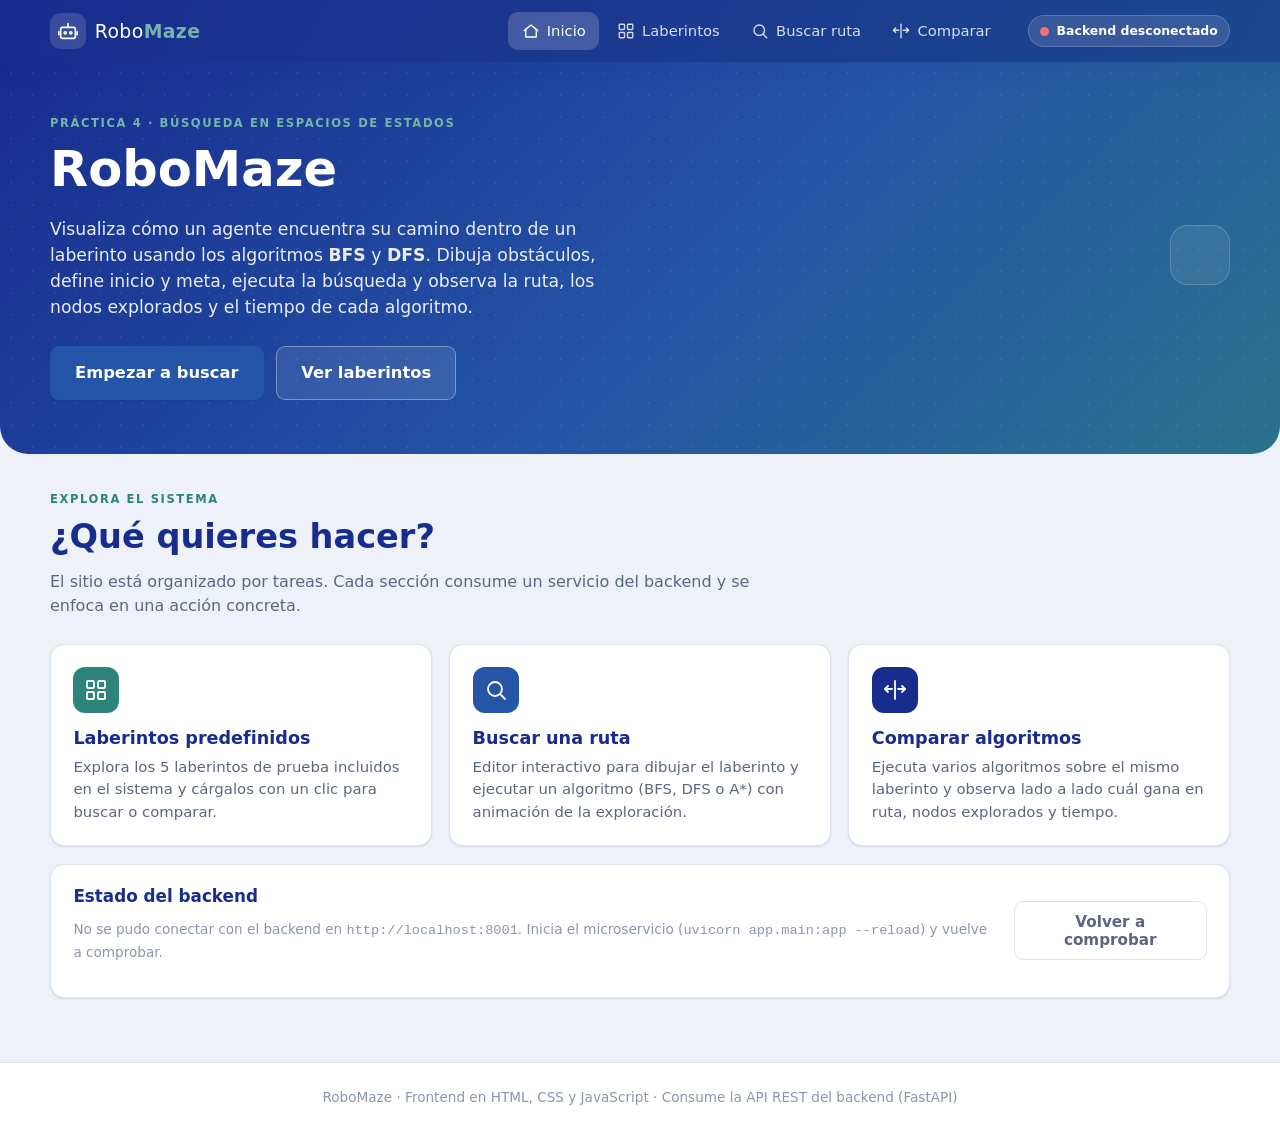
<file: frontend/index.html>
<!DOCTYPE html>
<html lang="es">
<head>
  <meta charset="UTF-8" />
  <meta name="viewport" content="width=device-width, initial-scale=1.0" />
  <title>RoboMaze · Búsqueda de rutas en laberintos</title>
  <link rel="stylesheet" href="css/styles.css" />
</head>
<body>
  <header id="app-header"></header>

  <main>
    <!-- Héroe -->
    <section class="hero">
      <div class="container hero-inner">
        <div>
          <span class="eyebrow" style="color: var(--azul-costanero-300)">Práctica 4 · Búsqueda en espacios de estados</span>
          <h1>RoboMaze</h1>
          <p>
            Visualiza cómo un agente encuentra su camino dentro de un laberinto
            usando los algoritmos <strong>BFS</strong> y <strong>DFS</strong>. Dibuja
            obstáculos, define inicio y meta, ejecuta la búsqueda y observa la ruta,
            los nodos explorados y el tiempo de cada algoritmo.
          </p>
          <div class="hero-actions">
            <a class="btn btn-primary btn-lg" href="buscar.html">Empezar a buscar</a>
            <a class="btn btn-ghost btn-lg" href="laberintos.html">Ver laberintos</a>
          </div>
        </div>
        <div class="hero-art" id="hero-art" aria-hidden="true"></div>
      </div>
    </section>

    <!-- Tarjetas de navegación -->
    <section class="container page">
      <div class="page-head">
        <span class="eyebrow">Explora el sistema</span>
        <h1>¿Qué quieres hacer?</h1>
        <p>El sitio está organizado por tareas. Cada sección consume un servicio
          del backend y se enfoca en una acción concreta.</p>
      </div>

      <div class="feature-grid">
        <a class="feature-card" href="laberintos.html">
          <div class="feature-ic c2">
            <svg width="24" height="24" viewBox="0 0 24 24" fill="none" stroke="currentColor" stroke-width="1.8" stroke-linecap="round" stroke-linejoin="round"><rect x="3" y="3" width="7" height="7" rx="1"/><rect x="14" y="3" width="7" height="7" rx="1"/><rect x="3" y="14" width="7" height="7" rx="1"/><rect x="14" y="14" width="7" height="7" rx="1"/></svg>
          </div>
          <h3>Laberintos predefinidos</h3>
          <p>Explora los 5 laberintos de prueba incluidos en el sistema y cárgalos
            con un clic para buscar o comparar.</p>
        </a>

        <a class="feature-card" href="buscar.html">
          <div class="feature-ic c1">
            <svg width="24" height="24" viewBox="0 0 24 24" fill="none" stroke="currentColor" stroke-width="1.8" stroke-linecap="round" stroke-linejoin="round"><circle cx="11" cy="11" r="7"/><path d="m21 21-4.3-4.3"/></svg>
          </div>
          <h3>Buscar una ruta</h3>
          <p>Editor interactivo para dibujar el laberinto y ejecutar un algoritmo
            (BFS, DFS o A*) con animación de la exploración.</p>
        </a>

        <a class="feature-card" href="comparar.html">
          <div class="feature-ic c3">
            <svg width="24" height="24" viewBox="0 0 24 24" fill="none" stroke="currentColor" stroke-width="1.8" stroke-linecap="round" stroke-linejoin="round"><path d="M12 3v18"/><path d="M5 8 2 11l3 3"/><path d="m19 8 3 3-3 3"/><path d="M2 11h7"/><path d="M15 11h7"/></svg>
          </div>
          <h3>Comparar algoritmos</h3>
          <p>Ejecuta varios algoritmos sobre el mismo laberinto y observa lado a lado
            cuál gana en ruta, nodos explorados y tiempo.</p>
        </a>
      </div>

      <!-- Estado del backend -->
      <div class="card card-pad mt-2" id="backend-info">
        <div class="row-between">
          <div>
            <h2 class="card-title" style="margin-bottom:0.3rem">Estado del backend</h2>
            <p class="muted" id="backend-detail">Comprobando conexión con el microservicio…</p>
          </div>
          <button class="btn btn-ghost" id="recheck-btn">Volver a comprobar</button>
        </div>
      </div>
    </section>
  </main>

  <footer class="app-footer">
    RoboMaze · Frontend en HTML, CSS y JavaScript · Consume la API REST del backend (FastAPI)
  </footer>

  <script src="js/config.js"></script>
  <script src="js/api.js"></script>
  <script src="js/storage.js"></script>
  <script src="js/ui.js"></script>
  <script src="js/home.js"></script>
</body>
</html>
</file>
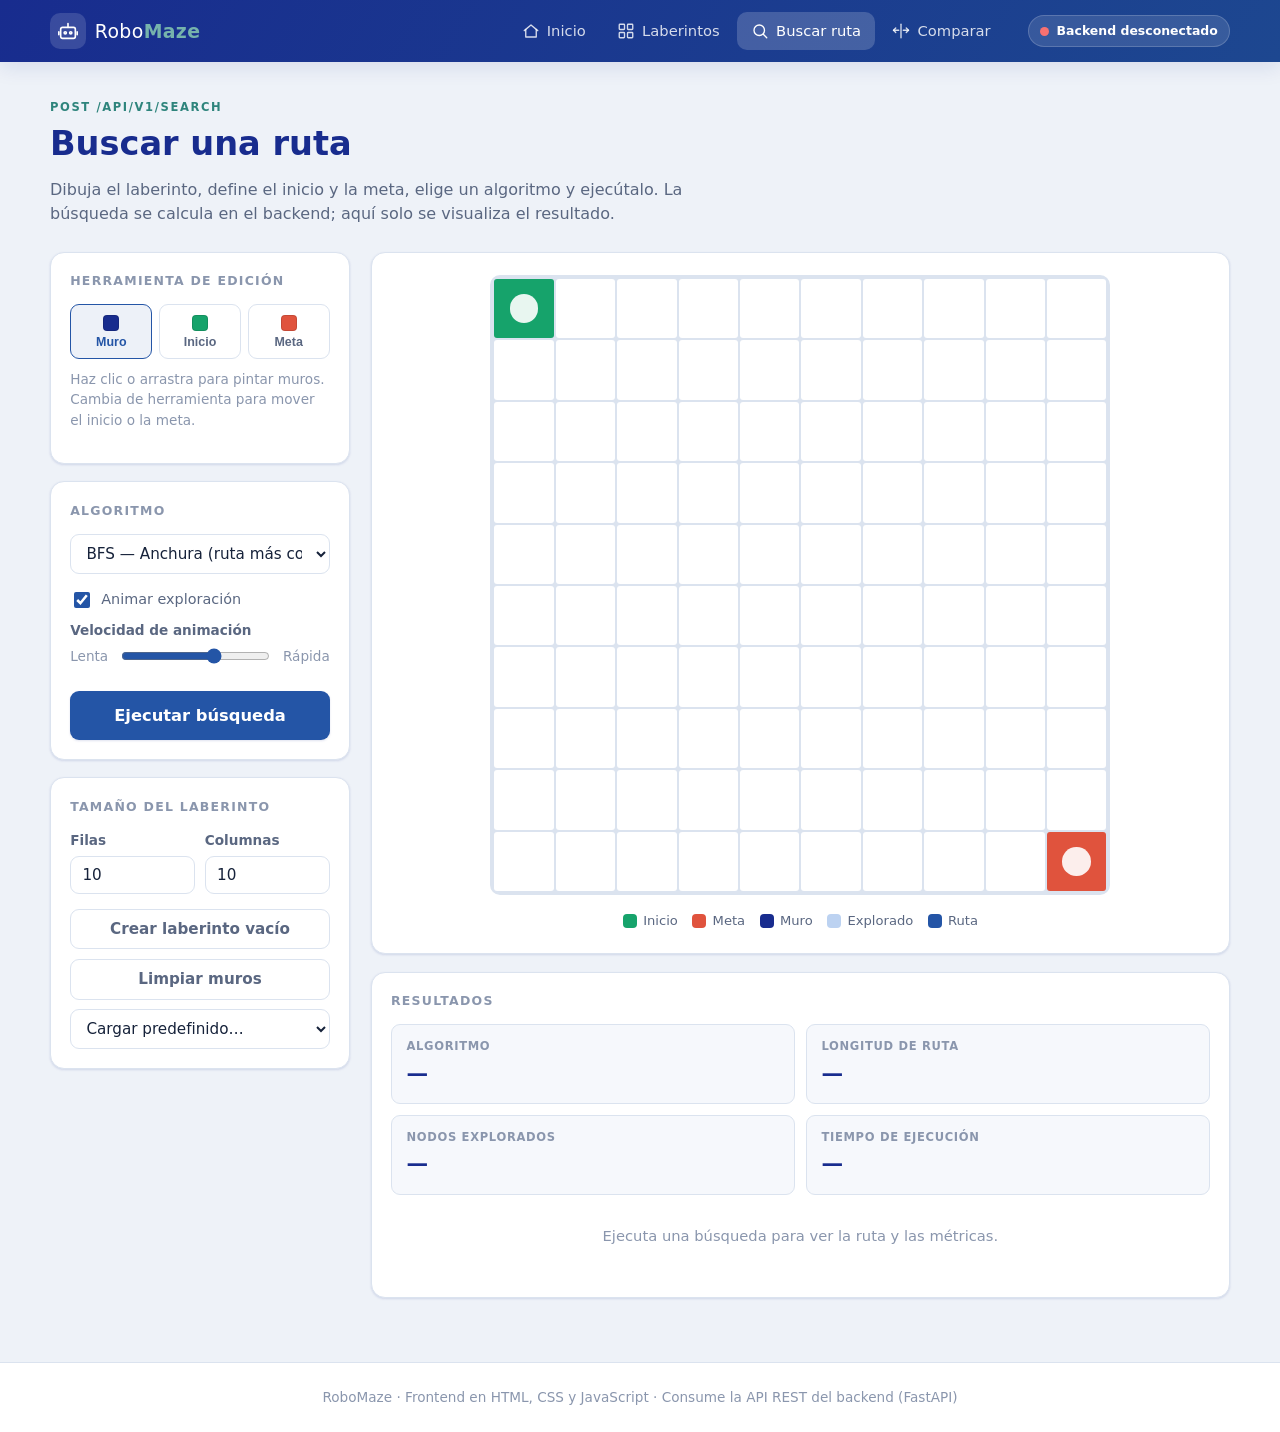
<file: frontend/buscar.html>
<!DOCTYPE html>
<html lang="es">
<head>
  <meta charset="UTF-8" />
  <meta name="viewport" content="width=device-width, initial-scale=1.0" />
  <title>Buscar ruta · RoboMaze</title>
  <link rel="stylesheet" href="css/styles.css" />
</head>
<body>
  <header id="app-header"></header>

  <main class="container page">
    <div class="page-head">
      <span class="eyebrow">POST /api/v1/search</span>
      <h1>Buscar una ruta</h1>
      <p>Dibuja el laberinto, define el inicio y la meta, elige un algoritmo y ejecútalo.
        La búsqueda se calcula en el backend; aquí solo se visualiza el resultado.</p>
    </div>

    <div class="workbench">
      <!-- Columna de controles -->
      <div>
        <div class="panel">
          <p class="panel-title">Herramienta de edición</p>
          <div class="tool-group" id="tool-group">
            <button class="tool-btn active" data-tool="wall">
              <span class="swatch sw-wall"></span>Muro
            </button>
            <button class="tool-btn" data-tool="start">
              <span class="swatch sw-start"></span>Inicio
            </button>
            <button class="tool-btn" data-tool="goal">
              <span class="swatch sw-goal"></span>Meta
            </button>
          </div>
          <p class="muted mt-1">Haz clic o arrastra para pintar muros. Cambia de herramienta
            para mover el inicio o la meta.</p>
        </div>

        <div class="panel">
          <p class="panel-title">Algoritmo</p>
          <div class="field">
            <select id="algorithm">
              <option value="bfs">BFS — Anchura (ruta más corta)</option>
              <option value="dfs">DFS — Profundidad</option>
              <option value="astar">A* — Heurística (opcional)</option>
            </select>
          </div>
          <div class="checkbox-row mt-1">
            <input type="checkbox" id="animate" checked />
            <label for="animate" style="margin:0">Animar exploración</label>
          </div>
          <div class="field mt-1">
            <label for="speed">Velocidad de animación</label>
            <div class="range-row">
              <span class="muted">Lenta</span>
              <input type="range" id="speed" min="4" max="60" value="40" />
              <span class="muted">Rápida</span>
            </div>
          </div>
          <button class="btn btn-primary btn-block btn-lg mt-1" id="run-btn">Ejecutar búsqueda</button>
        </div>

        <div class="panel">
          <p class="panel-title">Tamaño del laberinto</p>
          <div class="field-row">
            <div class="field" style="flex:1">
              <label for="rows-input">Filas</label>
              <input type="number" id="rows-input" min="2" max="40" value="10" />
            </div>
            <div class="field" style="flex:1">
              <label for="cols-input">Columnas</label>
              <input type="number" id="cols-input" min="2" max="40" value="10" />
            </div>
          </div>
          <button class="btn btn-ghost btn-block" id="resize-btn">Crear laberinto vacío</button>
          <div class="flex-wrap mt-1">
            <button class="btn btn-ghost" id="clear-btn" style="flex:1">Limpiar muros</button>
          </div>
          <div class="flex-wrap mt-1">
            <select id="preset-select" style="flex:1">
              <option value="">Cargar predefinido…</option>
            </select>
          </div>
        </div>
      </div>

      <!-- Escenario + resultados -->
      <div>
        <div class="stage">
          <div id="maze" style="width:100%; margin:0 auto"></div>
          <div class="legend">
            <span><i class="lg-start"></i>Inicio</span>
            <span><i class="lg-goal"></i>Meta</span>
            <span><i class="lg-wall"></i>Muro</span>
            <span><i class="lg-visited"></i>Explorado</span>
            <span><i class="lg-path"></i>Ruta</span>
          </div>
        </div>

        <div class="panel mt-2">
          <p class="panel-title">Resultados</p>
          <div id="result-banner"></div>
          <div class="stats-grid" id="stats">
            <div class="stat"><div class="stat-label">Algoritmo</div><div class="stat-value" id="st-algo">—</div></div>
            <div class="stat"><div class="stat-label">Longitud de ruta</div><div class="stat-value" id="st-len">—</div></div>
            <div class="stat"><div class="stat-label">Nodos explorados</div><div class="stat-value" id="st-nodes">—</div></div>
            <div class="stat"><div class="stat-label">Tiempo de ejecución</div><div class="stat-value" id="st-time">—</div></div>
          </div>
          <p class="placeholder" id="result-placeholder">
            Ejecuta una búsqueda para ver la ruta y las métricas.
          </p>
        </div>
      </div>
    </div>
  </main>

  <footer class="app-footer">
    RoboMaze · Frontend en HTML, CSS y JavaScript · Consume la API REST del backend (FastAPI)
  </footer>

  <script src="js/config.js"></script>
  <script src="js/api.js"></script>
  <script src="js/storage.js"></script>
  <script src="js/ui.js"></script>
  <script src="js/maze-grid.js"></script>
  <script src="js/buscar.js"></script>
</body>
</html>
</file>
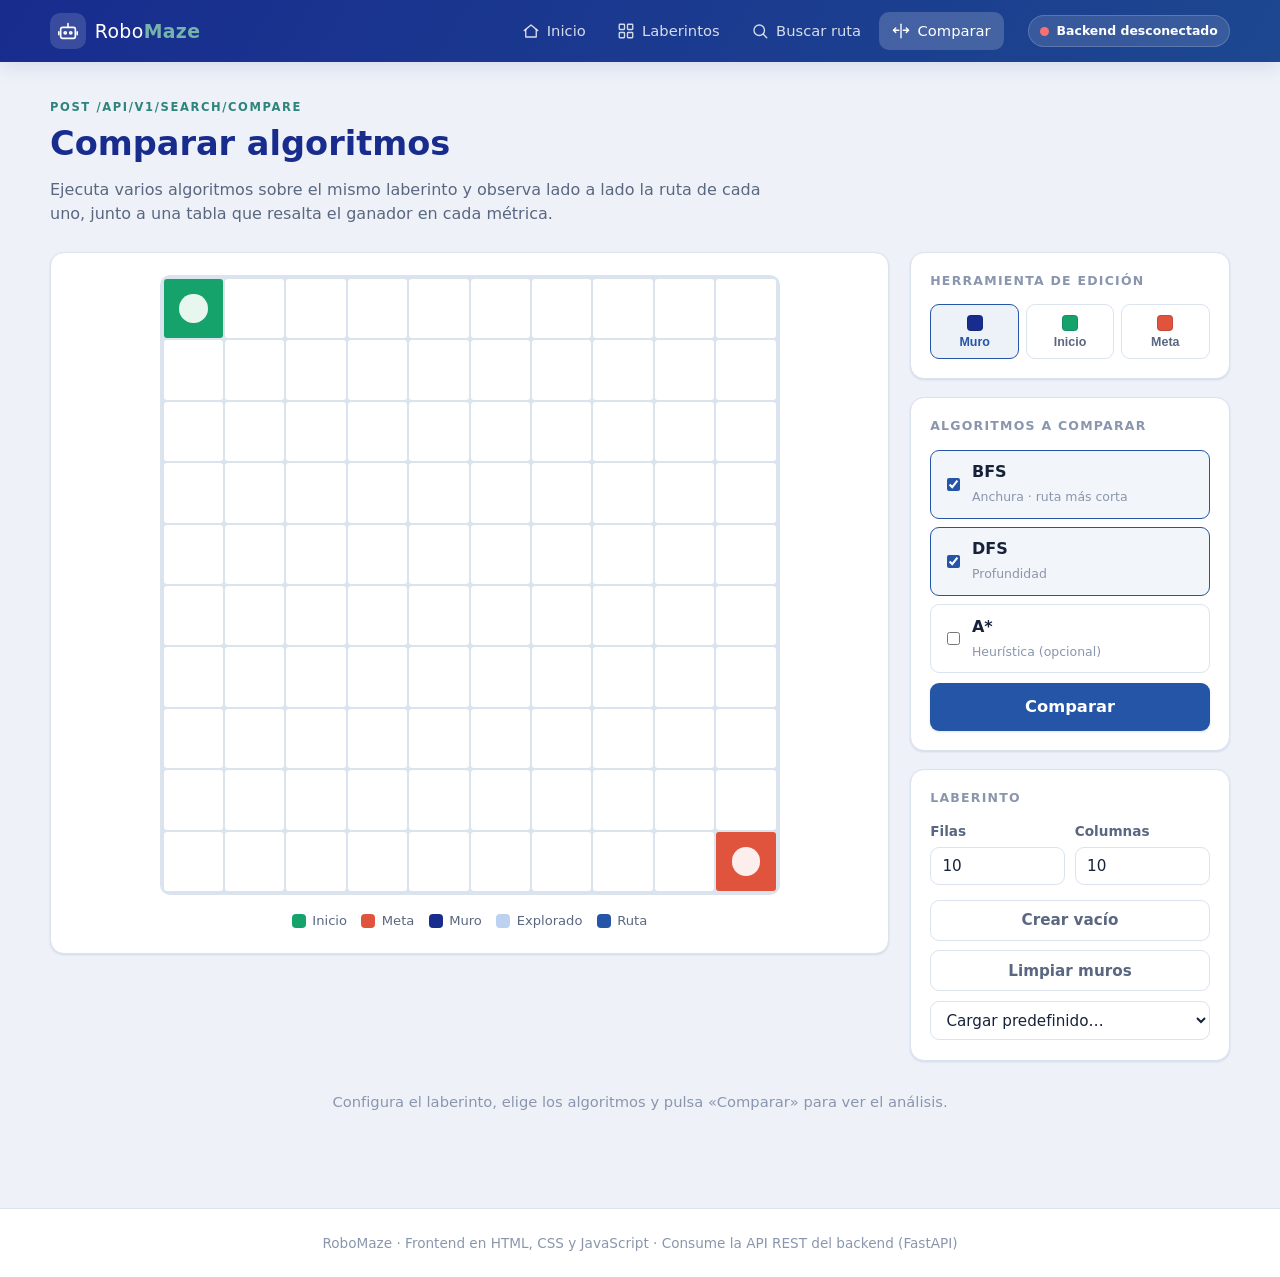
<file: frontend/comparar.html>
<!DOCTYPE html>
<html lang="es">
<head>
  <meta charset="UTF-8" />
  <meta name="viewport" content="width=device-width, initial-scale=1.0" />
  <title>Comparar algoritmos · RoboMaze</title>
  <link rel="stylesheet" href="css/styles.css" />
</head>
<body>
  <header id="app-header"></header>

  <main class="container page">
    <div class="page-head">
      <span class="eyebrow">POST /api/v1/search/compare</span>
      <h1>Comparar algoritmos</h1>
      <p>Ejecuta varios algoritmos sobre el mismo laberinto y observa lado a lado la ruta
        de cada uno, junto a una tabla que resalta el ganador en cada métrica.</p>
    </div>

    <div class="workbench right">
      <!-- Editor -->
      <div>
        <div class="stage">
          <div id="maze" style="width:100%; margin:0 auto"></div>
          <div class="legend">
            <span><i class="lg-start"></i>Inicio</span>
            <span><i class="lg-goal"></i>Meta</span>
            <span><i class="lg-wall"></i>Muro</span>
            <span><i class="lg-visited"></i>Explorado</span>
            <span><i class="lg-path"></i>Ruta</span>
          </div>
        </div>
      </div>

      <!-- Controles -->
      <div>
        <div class="panel">
          <p class="panel-title">Herramienta de edición</p>
          <div class="tool-group" id="tool-group">
            <button class="tool-btn active" data-tool="wall"><span class="swatch sw-wall"></span>Muro</button>
            <button class="tool-btn" data-tool="start"><span class="swatch sw-start"></span>Inicio</button>
            <button class="tool-btn" data-tool="goal"><span class="swatch sw-goal"></span>Meta</button>
          </div>
        </div>

        <div class="panel">
          <p class="panel-title">Algoritmos a comparar</p>
          <div class="algo-options" id="algo-options">
            <label class="algo-chip checked">
              <input type="checkbox" value="bfs" checked />
              <span><span class="algo-name">BFS</span><br><span class="algo-desc">Anchura · ruta más corta</span></span>
            </label>
            <label class="algo-chip checked">
              <input type="checkbox" value="dfs" checked />
              <span><span class="algo-name">DFS</span><br><span class="algo-desc">Profundidad</span></span>
            </label>
            <label class="algo-chip">
              <input type="checkbox" value="astar" />
              <span><span class="algo-name">A*</span><br><span class="algo-desc">Heurística (opcional)</span></span>
            </label>
          </div>
          <button class="btn btn-primary btn-block btn-lg mt-1" id="run-btn">Comparar</button>
        </div>

        <div class="panel">
          <p class="panel-title">Laberinto</p>
          <div class="field-row">
            <div class="field" style="flex:1">
              <label for="rows-input">Filas</label>
              <input type="number" id="rows-input" min="2" max="40" value="10" />
            </div>
            <div class="field" style="flex:1">
              <label for="cols-input">Columnas</label>
              <input type="number" id="cols-input" min="2" max="40" value="10" />
            </div>
          </div>
          <button class="btn btn-ghost btn-block" id="resize-btn">Crear vacío</button>
          <div class="flex-wrap mt-1">
            <button class="btn btn-ghost" id="clear-btn" style="flex:1">Limpiar muros</button>
          </div>
          <div class="flex-wrap mt-1">
            <select id="preset-select" style="flex:1">
              <option value="">Cargar predefinido…</option>
            </select>
          </div>
        </div>
      </div>
    </div>

    <!-- Resultados de comparación -->
    <section id="compare-results" class="mt-2 hidden">
      <div class="page-head" style="margin-top:1.5rem">
        <h1 style="font-size:1.3rem">Resultado de la comparación</h1>
      </div>

      <div class="card card-pad" style="margin-bottom:1.3rem">
        <div class="table-wrap">
          <table class="compare-table" id="summary-table"></table>
        </div>
      </div>

      <div class="compare-boards" id="boards"></div>
    </section>

    <p class="placeholder" id="compare-placeholder">
      Configura el laberinto, elige los algoritmos y pulsa «Comparar» para ver el análisis.
    </p>
  </main>

  <footer class="app-footer">
    RoboMaze · Frontend en HTML, CSS y JavaScript · Consume la API REST del backend (FastAPI)
  </footer>

  <script src="js/config.js"></script>
  <script src="js/api.js"></script>
  <script src="js/storage.js"></script>
  <script src="js/ui.js"></script>
  <script src="js/maze-grid.js"></script>
  <script src="js/comparar.js"></script>
</body>
</html>
</file>
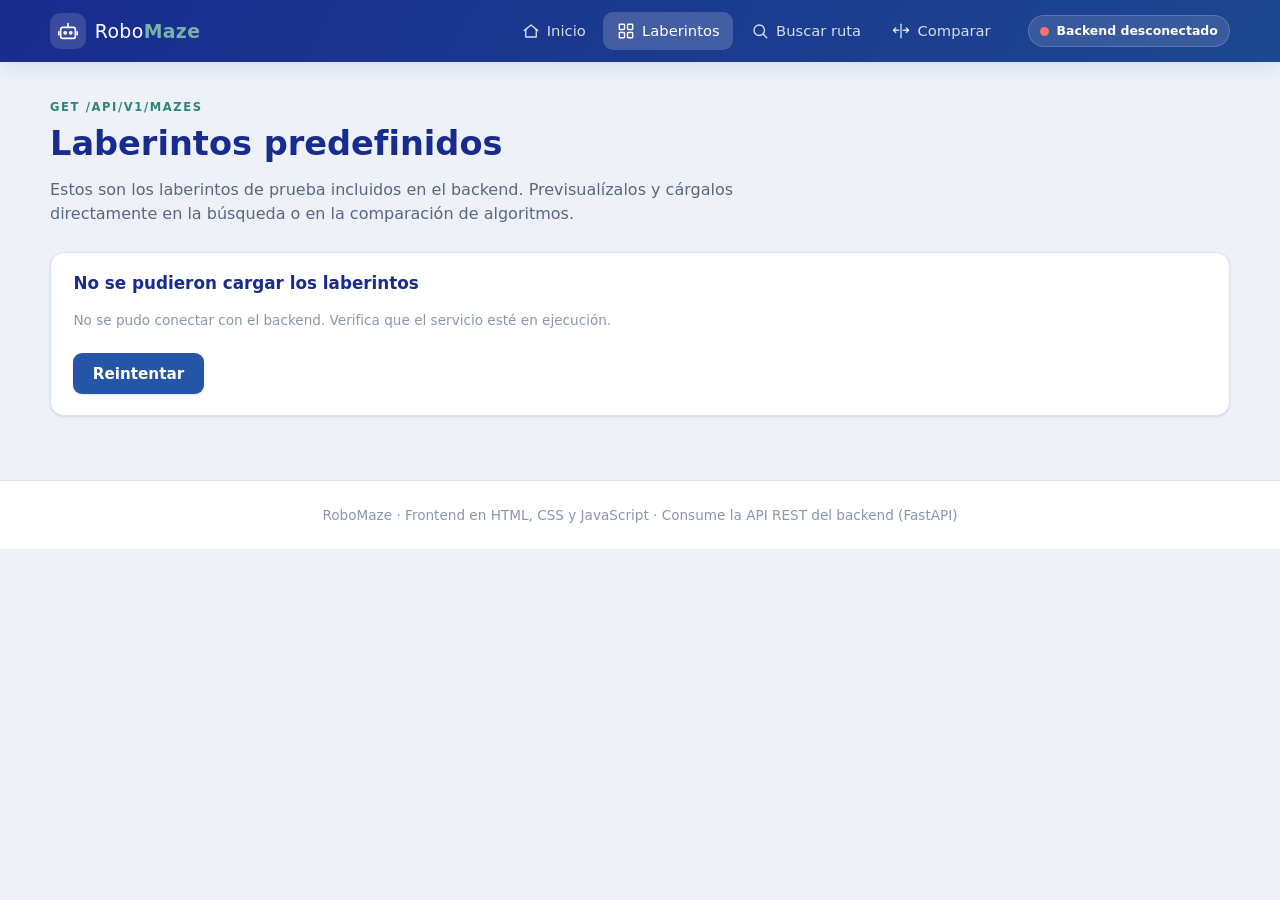
<file: frontend/laberintos.html>
<!DOCTYPE html>
<html lang="es">
<head>
  <meta charset="UTF-8" />
  <meta name="viewport" content="width=device-width, initial-scale=1.0" />
  <title>Laberintos predefinidos · RoboMaze</title>
  <link rel="stylesheet" href="css/styles.css" />
</head>
<body>
  <header id="app-header"></header>

  <main class="container page">
    <div class="page-head">
      <span class="eyebrow">GET /api/v1/mazes</span>
      <h1>Laberintos predefinidos</h1>
      <p>Estos son los laberintos de prueba incluidos en el backend. Previsualízalos y
        cárgalos directamente en la búsqueda o en la comparación de algoritmos.</p>
    </div>

    <div id="gallery-status" class="loading-row">
      <span class="spinner"></span>
      <span>Cargando laberintos desde el backend…</span>
    </div>

    <div id="gallery" class="maze-gallery hidden"></div>

    <div id="gallery-error" class="card card-pad hidden">
      <h2 class="card-title">No se pudieron cargar los laberintos</h2>
      <p class="muted" id="gallery-error-msg"></p>
      <button class="btn btn-primary mt-1" id="retry-btn">Reintentar</button>
    </div>
  </main>

  <footer class="app-footer">
    RoboMaze · Frontend en HTML, CSS y JavaScript · Consume la API REST del backend (FastAPI)
  </footer>

  <script src="js/config.js"></script>
  <script src="js/api.js"></script>
  <script src="js/storage.js"></script>
  <script src="js/ui.js"></script>
  <script src="js/maze-grid.js"></script>
  <script src="js/laberintos.js"></script>
</body>
</html>
</file>
<file: frontend/css/styles.css>
/* ==========================================================================
   RoboMaze — Hoja de estilos global
   Paleta de marca:
     Azul Imperial  (#2455A6)  → acción principal, ruta solución
     Azul Costanero (#2E847C)  → acento secundario, inicio
     Azul Índigo    (#182C8E)  → chrome oscuro (cabecera/héroe), muros
   Colores funcionales (legibilidad/UX) añadidos sobre la marca:
     meta (ámbar/rojo) y visitados (azul claro) para distinguir estados.
   ========================================================================== */

:root {
  --azul-imperial: #2455a6;
  --azul-imperial-600: #1d4790;
  --azul-imperial-300: #6f95cf;
  --azul-costanero: #2e847c;
  --azul-costanero-300: #76b3ac;
  --azul-indigo: #182c8e;
  --azul-indigo-900: #122073;

  --start: #16a36b;
  --goal: #e0533d;
  --visited: #bcd2f1;
  --path: var(--azul-imperial);

  --bg: #eef2f8;
  --surface: #ffffff;
  --surface-2: #f6f8fc;
  --border: #dbe3ef;
  --text: #16223a;
  --text-soft: #5a6781;
  --text-faint: #8a96ad;

  --radius: 14px;
  --radius-sm: 9px;
  --shadow-sm: 0 1px 2px rgba(24, 44, 142, 0.06), 0 1px 3px rgba(24, 44, 142, 0.08);
  --shadow-md: 0 6px 20px rgba(24, 44, 142, 0.1);
  --shadow-lg: 0 18px 50px rgba(24, 44, 142, 0.18);

  --font: "Segoe UI", system-ui, -apple-system, Roboto, Helvetica, Arial, sans-serif;
}

* {
  box-sizing: border-box;
}

html {
  scroll-behavior: smooth;
}

body {
  margin: 0;
  font-family: var(--font);
  color: var(--text);
  background: var(--bg);
  line-height: 1.5;
  -webkit-font-smoothing: antialiased;
}

h1, h2, h3 {
  line-height: 1.2;
  margin: 0 0 0.4em;
}

a {
  color: var(--azul-imperial);
  text-decoration: none;
}

.icon {
  flex: none;
}

/* ----------------------------- Layout base ------------------------------ */
.container {
  width: min(1180px, 100% - 2.5rem);
  margin-inline: auto;
}

.page {
  padding: 2rem 0 4rem;
}

.page-head {
  margin-bottom: 1.6rem;
}

.page-head h1 {
  font-size: clamp(1.5rem, 1rem + 2vw, 2.1rem);
  color: var(--azul-indigo);
}

.page-head p {
  color: var(--text-soft);
  max-width: 70ch;
  margin: 0;
}

.eyebrow {
  display: inline-block;
  font-size: 0.72rem;
  font-weight: 700;
  letter-spacing: 0.14em;
  text-transform: uppercase;
  color: var(--azul-costanero);
  margin-bottom: 0.5rem;
}

/* ----------------------------- Navbar ----------------------------------- */
#app-header {
  position: sticky;
  top: 0;
  z-index: 50;
  background: var(--azul-indigo);
  background: linear-gradient(120deg, var(--azul-indigo) 0%, var(--azul-imperial-600) 100%);
  box-shadow: var(--shadow-md);
}

.nav-inner {
  width: min(1180px, 100% - 2.5rem);
  margin-inline: auto;
  display: flex;
  align-items: center;
  gap: 1rem;
  min-height: 62px;
}

.brand {
  display: flex;
  align-items: center;
  gap: 0.55rem;
  color: #fff;
  font-size: 1.18rem;
  letter-spacing: 0.02em;
}

.brand-mark {
  display: grid;
  place-items: center;
  width: 36px;
  height: 36px;
  border-radius: 10px;
  background: rgba(255, 255, 255, 0.14);
  color: #fff;
}

.brand-text strong {
  color: var(--azul-costanero-300);
}

.nav-links {
  display: flex;
  gap: 0.25rem;
  margin-left: auto;
}

.nav-link {
  display: flex;
  align-items: center;
  gap: 0.45rem;
  padding: 0.5rem 0.85rem;
  border-radius: 10px;
  color: rgba(255, 255, 255, 0.82);
  font-size: 0.92rem;
  font-weight: 500;
  transition: background 0.15s, color 0.15s;
}

.nav-link:hover {
  background: rgba(255, 255, 255, 0.12);
  color: #fff;
}

.nav-link.active {
  background: rgba(255, 255, 255, 0.18);
  color: #fff;
}

.nav-status {
  margin-left: 0.5rem;
}

.conn-badge {
  display: inline-flex;
  align-items: center;
  gap: 0.45rem;
  padding: 0.35rem 0.7rem;
  border-radius: 999px;
  font-size: 0.78rem;
  font-weight: 600;
  cursor: pointer;
  user-select: none;
  background: rgba(255, 255, 255, 0.12);
  color: #fff;
  border: 1px solid rgba(255, 255, 255, 0.18);
}

.conn-dot {
  width: 9px;
  height: 9px;
  border-radius: 50%;
  background: #f5c451;
  box-shadow: 0 0 0 0 rgba(245, 196, 81, 0.6);
}

.conn-online .conn-dot {
  background: #4ade80;
  animation: pulse 2s infinite;
}

.conn-offline .conn-dot {
  background: #f87171;
}

.conn-checking .conn-dot {
  background: #f5c451;
  animation: pulse 1s infinite;
}

@keyframes pulse {
  0% { box-shadow: 0 0 0 0 rgba(74, 222, 128, 0.5); }
  70% { box-shadow: 0 0 0 7px rgba(74, 222, 128, 0); }
  100% { box-shadow: 0 0 0 0 rgba(74, 222, 128, 0); }
}

/* ----------------------------- Botones ---------------------------------- */
.btn {
  display: inline-flex;
  align-items: center;
  justify-content: center;
  gap: 0.5rem;
  padding: 0.65rem 1.15rem;
  border-radius: var(--radius-sm);
  border: 1px solid transparent;
  font-family: inherit;
  font-size: 0.95rem;
  font-weight: 600;
  cursor: pointer;
  transition: transform 0.08s, background 0.15s, box-shadow 0.15s, border-color 0.15s;
  background: var(--surface-2);
  color: var(--text);
}

.btn:active {
  transform: translateY(1px);
}

.btn:disabled {
  opacity: 0.55;
  cursor: not-allowed;
}

.btn-primary {
  background: var(--azul-imperial);
  color: #fff;
  box-shadow: var(--shadow-sm);
}

.btn-primary:hover:not(:disabled) {
  background: var(--azul-imperial-600);
}

.btn-secondary {
  background: var(--azul-costanero);
  color: #fff;
}

.btn-secondary:hover:not(:disabled) {
  filter: brightness(0.95);
}

.btn-ghost {
  background: var(--surface);
  border-color: var(--border);
  color: var(--text-soft);
}

.btn-ghost:hover:not(:disabled) {
  border-color: var(--azul-imperial-300);
  color: var(--azul-imperial);
}

.btn-lg {
  padding: 0.85rem 1.5rem;
  font-size: 1.02rem;
}

.btn-block {
  width: 100%;
}

/* ----------------------------- Tarjetas --------------------------------- */
.card {
  background: var(--surface);
  border: 1px solid var(--border);
  border-radius: var(--radius);
  box-shadow: var(--shadow-sm);
}

.card-pad {
  padding: 1.3rem 1.4rem;
}

.card-title {
  font-size: 1.05rem;
  color: var(--azul-indigo);
  display: flex;
  align-items: center;
  gap: 0.5rem;
  margin: 0 0 1rem;
}

/* ----------------------------- Hero (inicio) ---------------------------- */
.hero {
  background: linear-gradient(135deg, var(--azul-indigo) 0%, var(--azul-imperial) 55%, var(--azul-costanero) 130%);
  color: #fff;
  border-radius: 0 0 28px 28px;
  padding: 3rem 0 3.4rem;
  position: relative;
  overflow: hidden;
}

.hero::after {
  content: "";
  position: absolute;
  inset: 0;
  background-image: radial-gradient(rgba(255, 255, 255, 0.12) 1px, transparent 1px);
  background-size: 22px 22px;
  opacity: 0.5;
  pointer-events: none;
}

.hero-inner {
  position: relative;
  z-index: 1;
  display: grid;
  grid-template-columns: 1.1fr 0.9fr;
  gap: 2.5rem;
  align-items: center;
}

.hero h1 {
  font-size: clamp(2rem, 1.2rem + 3vw, 3.1rem);
  margin-bottom: 0.6rem;
}

.hero p {
  font-size: 1.08rem;
  color: rgba(255, 255, 255, 0.9);
  max-width: 52ch;
}

.hero-actions {
  display: flex;
  gap: 0.8rem;
  flex-wrap: wrap;
  margin-top: 1.6rem;
}

.hero .btn-ghost {
  background: rgba(255, 255, 255, 0.1);
  border-color: rgba(255, 255, 255, 0.35);
  color: #fff;
}

.hero .btn-ghost:hover {
  background: rgba(255, 255, 255, 0.2);
  color: #fff;
}

/* Mini-laberinto decorativo del héroe */
.hero-art {
  display: grid;
  grid-template-columns: repeat(6, 1fr);
  gap: 6px;
  background: rgba(255, 255, 255, 0.08);
  border: 1px solid rgba(255, 255, 255, 0.18);
  border-radius: 18px;
  padding: 14px;
  aspect-ratio: 1;
  max-width: 320px;
  margin-left: auto;
}

.hero-art span {
  border-radius: 6px;
  background: rgba(255, 255, 255, 0.12);
}

.hero-art span.w { background: rgba(18, 32, 115, 0.65); }
.hero-art span.s { background: var(--start); }
.hero-art span.g { background: var(--goal); }
.hero-art span.p { background: #fff; }

/* ----------------------------- Grid de navegación (inicio) -------------- */
.feature-grid {
  display: grid;
  grid-template-columns: repeat(auto-fit, minmax(240px, 1fr));
  gap: 1.1rem;
}

.feature-card {
  display: block;
  background: var(--surface);
  border: 1px solid var(--border);
  border-radius: var(--radius);
  padding: 1.4rem;
  box-shadow: var(--shadow-sm);
  transition: transform 0.12s, box-shadow 0.15s, border-color 0.15s;
}

.feature-card:hover {
  transform: translateY(-3px);
  box-shadow: var(--shadow-md);
  border-color: var(--azul-imperial-300);
}

.feature-ic {
  display: grid;
  place-items: center;
  width: 46px;
  height: 46px;
  border-radius: 12px;
  margin-bottom: 0.9rem;
  color: #fff;
}

.feature-ic.c1 { background: var(--azul-imperial); }
.feature-ic.c2 { background: var(--azul-costanero); }
.feature-ic.c3 { background: var(--azul-indigo); }

.feature-card h3 {
  color: var(--azul-indigo);
  font-size: 1.1rem;
}

.feature-card p {
  color: var(--text-soft);
  margin: 0;
  font-size: 0.93rem;
}

/* ----------------------------- Workbench (2 columnas) ------------------- */
.workbench {
  display: grid;
  grid-template-columns: 300px 1fr;
  gap: 1.3rem;
  align-items: start;
}

.workbench.right {
  grid-template-columns: 1fr 320px;
}

.panel {
  background: var(--surface);
  border: 1px solid var(--border);
  border-radius: var(--radius);
  box-shadow: var(--shadow-sm);
  padding: 1.2rem;
}

.panel + .panel {
  margin-top: 1.1rem;
}

.panel-title {
  font-size: 0.78rem;
  font-weight: 700;
  letter-spacing: 0.1em;
  text-transform: uppercase;
  color: var(--text-faint);
  margin: 0 0 0.85rem;
}

.stage {
  background: var(--surface);
  border: 1px solid var(--border);
  border-radius: var(--radius);
  box-shadow: var(--shadow-sm);
  padding: 1.4rem;
  display: flex;
  flex-direction: column;
  align-items: center;
  gap: 1rem;
  min-height: 320px;
  justify-content: center;
}

/* ----------------------------- Formularios ------------------------------ */
.field {
  margin-bottom: 0.95rem;
}

.field:last-child {
  margin-bottom: 0;
}

.field label {
  display: block;
  font-size: 0.85rem;
  font-weight: 600;
  color: var(--text-soft);
  margin-bottom: 0.35rem;
}

.field-row {
  display: flex;
  gap: 0.6rem;
}

input[type="number"],
select {
  width: 100%;
  padding: 0.55rem 0.7rem;
  border: 1px solid var(--border);
  border-radius: var(--radius-sm);
  font-family: inherit;
  font-size: 0.95rem;
  color: var(--text);
  background: var(--surface);
}

input[type="number"]:focus,
select:focus {
  outline: none;
  border-color: var(--azul-imperial);
  box-shadow: 0 0 0 3px rgba(36, 85, 166, 0.15);
}

/* Selector de herramienta (segmented control) */
.tool-group {
  display: grid;
  grid-template-columns: repeat(3, 1fr);
  gap: 0.4rem;
}

.tool-btn {
  display: flex;
  flex-direction: column;
  align-items: center;
  gap: 0.25rem;
  padding: 0.6rem 0.3rem;
  border: 1px solid var(--border);
  border-radius: var(--radius-sm);
  background: var(--surface);
  color: var(--text-soft);
  font-size: 0.78rem;
  font-weight: 600;
  cursor: pointer;
  transition: all 0.12s;
}

.tool-btn .swatch {
  width: 16px;
  height: 16px;
  border-radius: 4px;
  border: 1px solid rgba(0, 0, 0, 0.12);
}

.tool-btn.active {
  border-color: var(--azul-imperial);
  background: rgba(36, 85, 166, 0.08);
  color: var(--azul-imperial);
}

.swatch.sw-wall { background: var(--azul-indigo); }
.swatch.sw-start { background: var(--start); }
.swatch.sw-goal { background: var(--goal); }

/* Algoritmos (radios/checks como chips) */
.algo-options {
  display: flex;
  flex-direction: column;
  gap: 0.5rem;
}

.algo-chip {
  display: flex;
  align-items: center;
  gap: 0.55rem;
  padding: 0.6rem 0.75rem;
  border: 1px solid var(--border);
  border-radius: var(--radius-sm);
  cursor: pointer;
  transition: all 0.12s;
}

.algo-chip:hover {
  border-color: var(--azul-imperial-300);
}

.algo-chip input {
  accent-color: var(--azul-imperial);
}

.algo-chip .algo-name {
  font-weight: 600;
}

.algo-chip .algo-desc {
  font-size: 0.78rem;
  color: var(--text-faint);
}

.algo-chip.checked {
  border-color: var(--azul-imperial);
  background: rgba(36, 85, 166, 0.06);
}

.range-row {
  display: flex;
  align-items: center;
  gap: 0.7rem;
}

input[type="range"] {
  flex: 1;
  accent-color: var(--azul-imperial);
}

.checkbox-row {
  display: flex;
  align-items: center;
  gap: 0.5rem;
  font-size: 0.9rem;
  color: var(--text-soft);
}

.checkbox-row input {
  accent-color: var(--azul-imperial);
  width: 16px;
  height: 16px;
}

/* ----------------------------- Cuadrícula de laberinto ------------------ */
.maze-grid {
  display: grid;
  grid-template-columns: repeat(var(--cols), 1fr);
  gap: 2px;
  width: 100%;
  max-width: min(620px, 70vh);
  aspect-ratio: var(--cols) / var(--rows);
  background: var(--border);
  border: 2px solid var(--border);
  border-radius: 10px;
  padding: 2px;
  touch-action: none;
}

.cell {
  background: #fff;
  border-radius: 3px;
  transition: background 0.12s ease;
  position: relative;
}

.maze-grid:not(.readonly) .cell {
  cursor: pointer;
}

.cell--wall {
  background: var(--azul-indigo);
}

.cell--visited {
  background: var(--visited);
}

.cell--path {
  background: var(--path);
}

.cell--start {
  background: var(--start);
}

.cell--goal {
  background: var(--goal);
}

.cell--start::after,
.cell--goal::after {
  content: "";
  position: absolute;
  inset: 26%;
  border-radius: 50%;
  background: rgba(255, 255, 255, 0.9);
}

/* Leyenda */
.legend {
  display: flex;
  flex-wrap: wrap;
  gap: 0.9rem;
  justify-content: center;
  font-size: 0.82rem;
  color: var(--text-soft);
}

.legend span {
  display: inline-flex;
  align-items: center;
  gap: 0.4rem;
}

.legend i {
  width: 14px;
  height: 14px;
  border-radius: 4px;
  display: inline-block;
}

.lg-free { background: #fff; border: 1px solid var(--border); }
.lg-wall { background: var(--azul-indigo); }
.lg-start { background: var(--start); }
.lg-goal { background: var(--goal); }
.lg-visited { background: var(--visited); }
.lg-path { background: var(--path); }

/* ----------------------------- Estadísticas ----------------------------- */
.stats-grid {
  display: grid;
  grid-template-columns: repeat(2, 1fr);
  gap: 0.7rem;
}

.stat {
  background: var(--surface-2);
  border: 1px solid var(--border);
  border-radius: var(--radius-sm);
  padding: 0.8rem 0.9rem;
}

.stat .stat-label {
  font-size: 0.72rem;
  text-transform: uppercase;
  letter-spacing: 0.06em;
  color: var(--text-faint);
  font-weight: 700;
}

.stat .stat-value {
  font-size: 1.35rem;
  font-weight: 700;
  color: var(--azul-indigo);
  margin-top: 0.15rem;
}

.stat.full {
  grid-column: 1 / -1;
}

/* Estado encontrado / no encontrado */
.result-banner {
  display: flex;
  align-items: center;
  gap: 0.6rem;
  padding: 0.75rem 0.9rem;
  border-radius: var(--radius-sm);
  font-weight: 600;
  margin-bottom: 1rem;
}

.result-banner.ok {
  background: rgba(22, 163, 107, 0.12);
  color: #0f7a4f;
  border: 1px solid rgba(22, 163, 107, 0.3);
}

.result-banner.fail {
  background: rgba(224, 83, 61, 0.1);
  color: #b23a26;
  border: 1px solid rgba(224, 83, 61, 0.3);
}

.placeholder {
  color: var(--text-faint);
  text-align: center;
  font-size: 0.92rem;
  padding: 1rem 0;
}

/* ----------------------------- Tabla comparativa ------------------------ */
.table-wrap {
  overflow-x: auto;
}

table.compare-table {
  width: 100%;
  border-collapse: collapse;
  font-size: 0.92rem;
}

table.compare-table th,
table.compare-table td {
  padding: 0.7rem 0.85rem;
  text-align: left;
  border-bottom: 1px solid var(--border);
}

table.compare-table thead th {
  font-size: 0.74rem;
  text-transform: uppercase;
  letter-spacing: 0.05em;
  color: var(--text-faint);
  background: var(--surface-2);
}

table.compare-table tbody th {
  font-weight: 600;
  color: var(--text-soft);
}

table.compare-table td.winner {
  position: relative;
  background: rgba(46, 132, 124, 0.1);
  color: var(--azul-costanero);
  font-weight: 700;
}

.tag-win {
  display: inline-block;
  margin-left: 0.4rem;
  font-size: 0.65rem;
  font-weight: 700;
  letter-spacing: 0.05em;
  padding: 0.1rem 0.4rem;
  border-radius: 999px;
  background: var(--azul-costanero);
  color: #fff;
  vertical-align: middle;
}

/* Comparación lado a lado */
.compare-boards {
  display: grid;
  grid-template-columns: repeat(auto-fit, minmax(300px, 1fr));
  gap: 1.3rem;
}

.board-card {
  background: var(--surface);
  border: 1px solid var(--border);
  border-radius: var(--radius);
  box-shadow: var(--shadow-sm);
  padding: 1.1rem;
}

.board-card h3 {
  display: flex;
  align-items: center;
  justify-content: space-between;
  color: var(--azul-indigo);
  font-size: 1.05rem;
  margin-bottom: 0.8rem;
}

.board-card .algo-badge {
  font-size: 0.72rem;
  font-weight: 700;
  padding: 0.2rem 0.55rem;
  border-radius: 999px;
  text-transform: uppercase;
  letter-spacing: 0.04em;
}

.badge-bfs { background: rgba(36, 85, 166, 0.14); color: var(--azul-imperial); }
.badge-dfs { background: rgba(46, 132, 124, 0.16); color: var(--azul-costanero); }
.badge-astar { background: rgba(224, 83, 61, 0.14); color: var(--goal); }

.mini-stats {
  display: flex;
  flex-wrap: wrap;
  gap: 0.5rem;
  margin-top: 0.8rem;
}

.mini-stat {
  flex: 1 1 30%;
  background: var(--surface-2);
  border: 1px solid var(--border);
  border-radius: var(--radius-sm);
  padding: 0.5rem 0.6rem;
  text-align: center;
}

.mini-stat .v {
  font-weight: 700;
  color: var(--azul-indigo);
  font-size: 1.05rem;
}

.mini-stat .l {
  font-size: 0.68rem;
  text-transform: uppercase;
  color: var(--text-faint);
  letter-spacing: 0.04em;
}

/* ----------------------------- Galería de laberintos -------------------- */
.maze-gallery {
  display: grid;
  grid-template-columns: repeat(auto-fill, minmax(280px, 1fr));
  gap: 1.2rem;
}

.maze-tile {
  background: var(--surface);
  border: 1px solid var(--border);
  border-radius: var(--radius);
  box-shadow: var(--shadow-sm);
  overflow: hidden;
  display: flex;
  flex-direction: column;
  transition: transform 0.12s, box-shadow 0.15s;
}

.maze-tile:hover {
  transform: translateY(-3px);
  box-shadow: var(--shadow-md);
}

.maze-tile-preview {
  padding: 1rem;
  background: var(--surface-2);
  display: flex;
  justify-content: center;
  border-bottom: 1px solid var(--border);
}

.maze-tile-preview .maze-grid {
  max-width: 220px;
  border-width: 1px;
}

.maze-tile-body {
  padding: 1rem 1.1rem 1.2rem;
  display: flex;
  flex-direction: column;
  flex: 1;
}

.maze-tile-body h3 {
  color: var(--azul-indigo);
  font-size: 1.05rem;
  margin-bottom: 0.25rem;
}

.maze-tile-body p {
  color: var(--text-soft);
  font-size: 0.86rem;
  margin: 0 0 0.9rem;
  flex: 1;
}

.maze-meta {
  display: flex;
  gap: 0.8rem;
  font-size: 0.78rem;
  color: var(--text-faint);
  margin-bottom: 0.9rem;
}

.maze-meta b {
  color: var(--text-soft);
}

.maze-tile-actions {
  display: flex;
  gap: 0.5rem;
}

.maze-tile-actions .btn {
  flex: 1;
  padding: 0.5rem;
  font-size: 0.85rem;
}

/* ----------------------------- Toasts ----------------------------------- */
.toast-container {
  position: fixed;
  bottom: 1.2rem;
  right: 1.2rem;
  z-index: 100;
  display: flex;
  flex-direction: column;
  gap: 0.6rem;
}

.toast {
  min-width: 240px;
  max-width: 360px;
  padding: 0.8rem 1rem;
  border-radius: var(--radius-sm);
  color: #fff;
  font-size: 0.9rem;
  font-weight: 500;
  box-shadow: var(--shadow-lg);
  opacity: 0;
  transform: translateX(20px);
  transition: opacity 0.25s, transform 0.25s;
}

.toast.show {
  opacity: 1;
  transform: translateX(0);
}

.toast-info { background: var(--azul-imperial); }
.toast-success { background: var(--azul-costanero); }
.toast-error { background: var(--goal); }

/* ----------------------------- Estados de carga ------------------------- */
.spinner {
  width: 34px;
  height: 34px;
  border: 3px solid var(--border);
  border-top-color: var(--azul-imperial);
  border-radius: 50%;
  animation: spin 0.8s linear infinite;
}

@keyframes spin {
  to { transform: rotate(360deg); }
}

.loading-row {
  display: flex;
  align-items: center;
  gap: 0.7rem;
  color: var(--text-soft);
  justify-content: center;
  padding: 2rem 0;
}

/* ----------------------------- Footer ----------------------------------- */
.app-footer {
  border-top: 1px solid var(--border);
  background: var(--surface);
  padding: 1.5rem 0;
  color: var(--text-faint);
  font-size: 0.85rem;
  text-align: center;
}

/* ----------------------------- Utilidades ------------------------------- */
.mt-1 { margin-top: 0.6rem; }
.mt-2 { margin-top: 1.1rem; }
.muted { color: var(--text-faint); font-size: 0.85rem; }
.hidden { display: none !important; }
.text-center { text-align: center; }
.stack { display: flex; flex-direction: column; gap: 0.6rem; }
.row-between { display: flex; align-items: center; justify-content: space-between; gap: 1rem; }
.flex-wrap { display: flex; flex-wrap: wrap; gap: 0.6rem; }

/* ----------------------------- Responsive ------------------------------- */
@media (max-width: 900px) {
  .hero-inner {
    grid-template-columns: 1fr;
  }
  .hero-art {
    display: none;
  }
  .workbench,
  .workbench.right {
    grid-template-columns: 1fr;
  }
}

@media (max-width: 620px) {
  .nav-links .nav-link span {
    display: none;
  }
  .nav-link {
    padding: 0.5rem;
  }
  .conn-label {
    display: none;
  }
}
</file>
